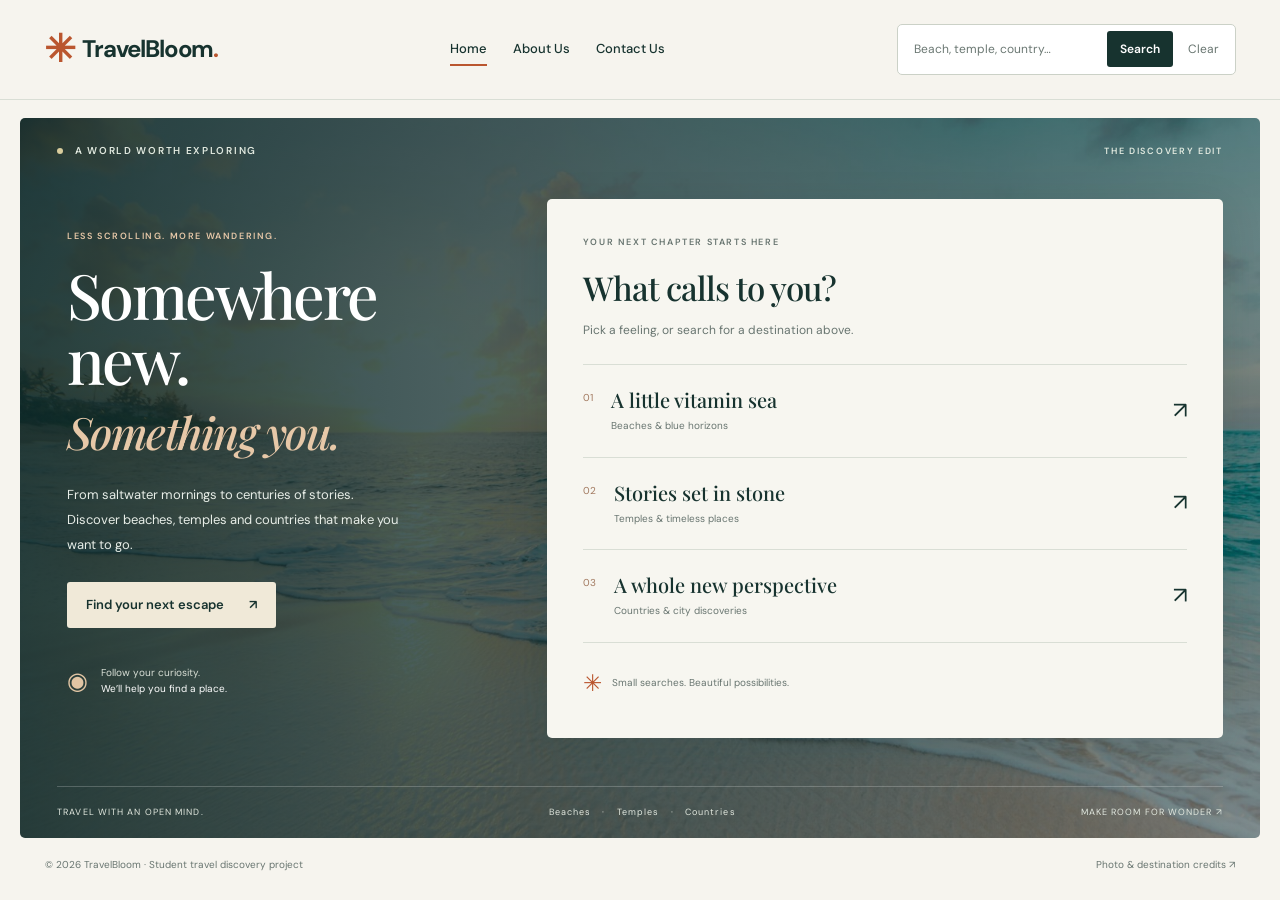
<file: index.html>
<!doctype html>
<html lang="en">
<head>
  <meta charset="UTF-8">
  <meta name="viewport" content="width=device-width, initial-scale=1">
  <meta name="description" content="Find your next escape with TravelBloom. Explore beautiful beaches, remarkable temples and inspiring countries.">
  <title>TravelBloom | Find your next escape</title>
  <link rel="icon" href="assets/favicon.svg" type="image/svg+xml">
  <link rel="stylesheet" href="style.css?v=bc5657a">
  <script src="travel_recommendation.js?v=bc5657a" defer></script>
</head>
<body>
  <a class="skip-link" href="#main">Skip to content</a>
  <header class="site-header">
    <a class="brand" href="index.html" aria-label="TravelBloom home"><span class="brand-icon" aria-hidden="true">✳</span> TravelBloom<span class="brand-dot">.</span></a>
    <nav aria-label="Main navigation">
      <a href="index.html" aria-current="page">Home</a>
      <a href="about.html">About Us</a>
      <a href="contact.html">Contact Us</a>
    </nav>
    <form class="search-form" id="search-form" role="search">
      <label class="sr-only" for="search-input">Search destinations</label>
      <input id="search-input" name="q" type="search" placeholder="Beach, temple, country…" autocomplete="off" maxlength="100">
      <button class="button button-dark" type="submit">Search</button>
      <button class="clear-button" id="clear-button" type="button">Clear</button>
    </form>
  </header>

  <main id="main" class="home-main">
    <section class="hero" aria-labelledby="hero-title">
      <div class="hero-top"><span class="tiny-label"><span class="status-dot"></span> A WORLD WORTH EXPLORING</span><span class="edition">THE DISCOVERY EDIT</span></div>
      <div class="discovery-layout">
        <div class="hero-copy">
          <p class="eyebrow">LESS SCROLLING. MORE WANDERING.</p>
          <h1 id="hero-title">Somewhere<br>new.<br><em>Something you.</em></h1>
          <p class="hero-description">From saltwater mornings to centuries of stories. Discover beaches, temples and countries that make you want to go.</p>
          <a class="button button-cream" href="#discover">Find your next escape <span aria-hidden="true">↗</span></a>
          <div class="hero-note"><span aria-hidden="true">◉</span><span>Follow your curiosity.<br><strong>We’ll help you find a place.</strong></span></div>
        </div>

        <section class="discovery-panel" id="discover" aria-labelledby="discovery-title">
          <div id="discovery-welcome">
            <p class="eyebrow muted">YOUR NEXT CHAPTER STARTS HERE</p>
            <h2 id="discovery-title">What calls to you?</h2>
            <p class="panel-intro">Pick a feeling, or search for a destination above.</p>
            <div class="category-list">
              <button class="category-choice" type="button" data-query="beach"><span class="category-number">01</span><span><strong>A little vitamin sea</strong><small>Beaches & blue horizons</small></span><span class="category-arrow" aria-hidden="true">↗</span></button>
              <button class="category-choice" type="button" data-query="temple"><span class="category-number">02</span><span><strong>Stories set in stone</strong><small>Temples & timeless places</small></span><span class="category-arrow" aria-hidden="true">↗</span></button>
              <button class="category-choice" type="button" data-query="country"><span class="category-number">03</span><span><strong>A whole new perspective</strong><small>Countries & city discoveries</small></span><span class="category-arrow" aria-hidden="true">↗</span></button>
            </div>
            <div class="panel-footnote"><span aria-hidden="true">✳</span> Small searches. Beautiful possibilities.</div>
          </div>
          <div id="search-results" hidden>
            <div class="results-heading"><div><p class="eyebrow muted" id="results-eyebrow">CURATED FOR YOUR CURIOSITY</p><h2 id="results-title">Your next escape</h2></div><span class="result-count" id="result-count"></span></div>
            <p class="results-summary" id="results-summary" role="status" aria-live="polite"></p>
            <div class="results-grid" id="results-grid"></div>
          </div>
          <p class="load-error" id="load-error" role="alert" hidden>We couldn’t load the destinations. Please refresh the page and try again.</p>
        </section>
      </div>
      <div class="hero-bottom"><span>TRAVEL WITH AN OPEN MIND.</span><span>Beaches <b>·</b> Temples <b>·</b> Countries</span><span>MAKE ROOM FOR WONDER ↗</span></div>
    </section>
  </main>
  <footer class="site-footer"><span>© 2026 TravelBloom · Student travel discovery project</span><a href="credits.html">Photo & destination credits ↗</a></footer>
</body>
</html>
</file>
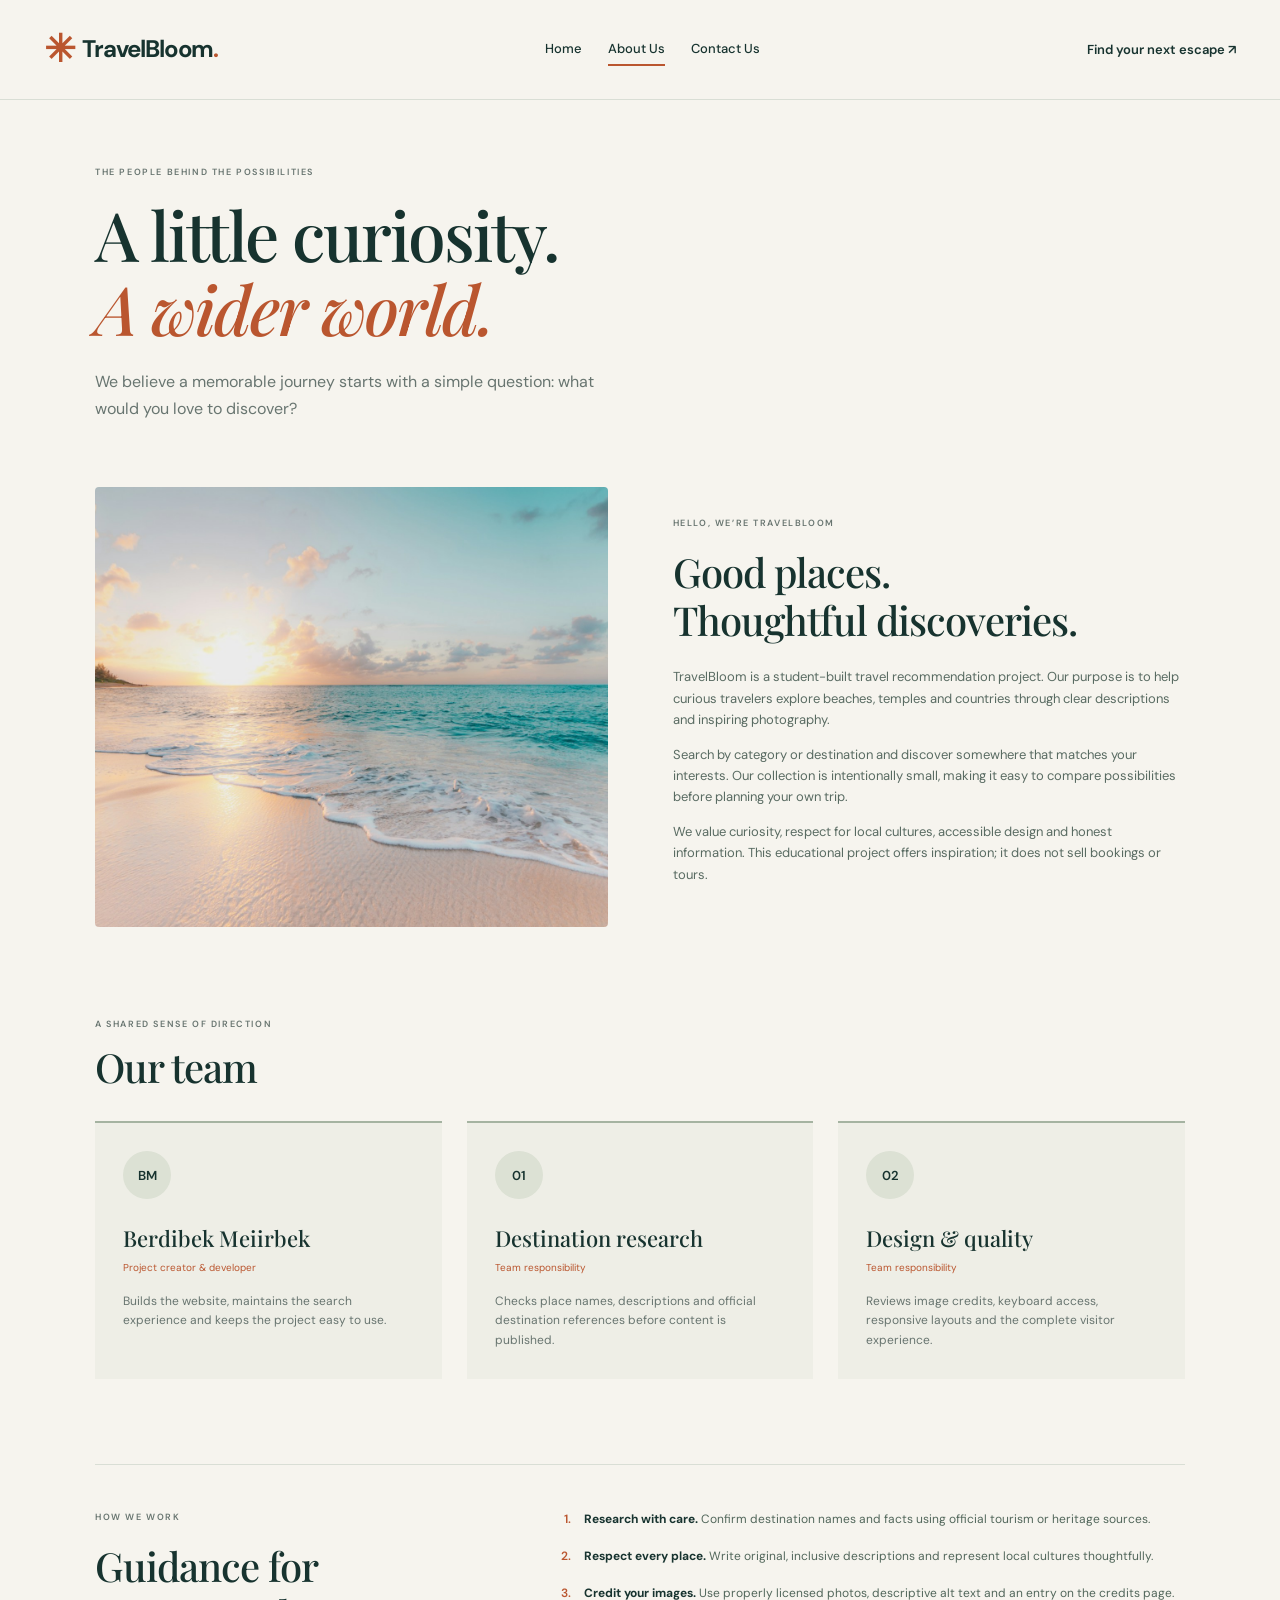
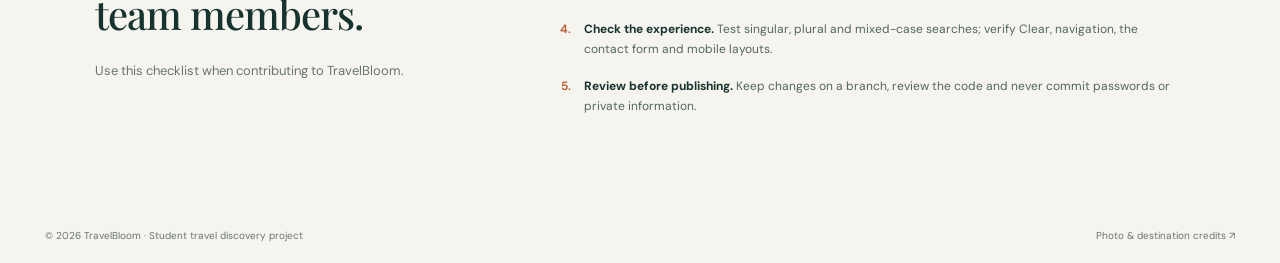
<file: about.html>
<!doctype html>
<html lang="en">
<head><meta charset="UTF-8"><meta name="viewport" content="width=device-width, initial-scale=1"><meta name="description" content="About TravelBloom, our mission, our team and our publishing guidelines."><title>About Us | TravelBloom</title><link rel="icon" href="assets/favicon.svg" type="image/svg+xml"><link rel="stylesheet" href="style.css?v=bc5657a"></head>
<body>
  <a class="skip-link" href="#main">Skip to content</a>
  <header class="site-header"><a class="brand" href="index.html"><span class="brand-icon" aria-hidden="true">✳</span> TravelBloom<span class="brand-dot">.</span></a><nav aria-label="Main navigation"><a href="index.html">Home</a><a href="about.html" aria-current="page">About Us</a><a href="contact.html">Contact Us</a></nav><a class="header-cta" href="index.html#discover">Find your next escape ↗</a></header>
  <main id="main" class="content-main">
    <section class="page-intro"><p class="eyebrow muted">THE PEOPLE BEHIND THE POSSIBILITIES</p><h1>A little curiosity.<br><em>A wider world.</em></h1><p>We believe a memorable journey starts with a simple question: what would you love to discover?</p></section>
    <section class="about-story" aria-labelledby="story-title"><div class="story-image" role="img" aria-label="A sunlit beach and turquoise sea"></div><div><p class="eyebrow muted">HELLO, WE’RE TRAVELBLOOM</p><h2 id="story-title">Good places.<br>Thoughtful discoveries.</h2><p>TravelBloom is a student-built travel recommendation project. Our purpose is to help curious travelers explore beaches, temples and countries through clear descriptions and inspiring photography.</p><p>Search by category or destination and discover somewhere that matches your interests. Our collection is intentionally small, making it easy to compare possibilities before planning your own trip.</p><p>We value curiosity, respect for local cultures, accessible design and honest information. This educational project offers inspiration; it does not sell bookings or tours.</p></div></section>
    <section class="team-section" aria-labelledby="team-title"><div class="section-heading"><p class="eyebrow muted">A SHARED SENSE OF DIRECTION</p><h2 id="team-title">Our team</h2></div><div class="team-grid"><article><span class="team-initial">BM</span><h3>Berdibek Meiirbek</h3><p class="role-label">Project creator & developer</p><p>Builds the website, maintains the search experience and keeps the project easy to use.</p></article><article><span class="team-initial">01</span><h3>Destination research</h3><p class="role-label">Team responsibility</p><p>Checks place names, descriptions and official destination references before content is published.</p></article><article><span class="team-initial">02</span><h3>Design & quality</h3><p class="role-label">Team responsibility</p><p>Reviews image credits, keyboard access, responsive layouts and the complete visitor experience.</p></article></div></section>
    <section class="guidelines" aria-labelledby="guidelines-title"><div><p class="eyebrow muted">HOW WE WORK</p><h2 id="guidelines-title">Guidance for<br>team members.</h2><p>Use this checklist when contributing to TravelBloom.</p></div><ol><li><strong>Research with care.</strong> Confirm destination names and facts using official tourism or heritage sources.</li><li><strong>Respect every place.</strong> Write original, inclusive descriptions and represent local cultures thoughtfully.</li><li><strong>Credit your images.</strong> Use properly licensed photos, descriptive alt text and an entry on the credits page.</li><li><strong>Check the experience.</strong> Test singular, plural and mixed-case searches; verify Clear, navigation, the contact form and mobile layouts.</li><li><strong>Review before publishing.</strong> Keep changes on a branch, review the code and never commit passwords or private information.</li></ol></section>
  </main><footer class="site-footer"><span>© 2026 TravelBloom · Student travel discovery project</span><a href="credits.html">Photo & destination credits ↗</a></footer>
</body></html>
</file>
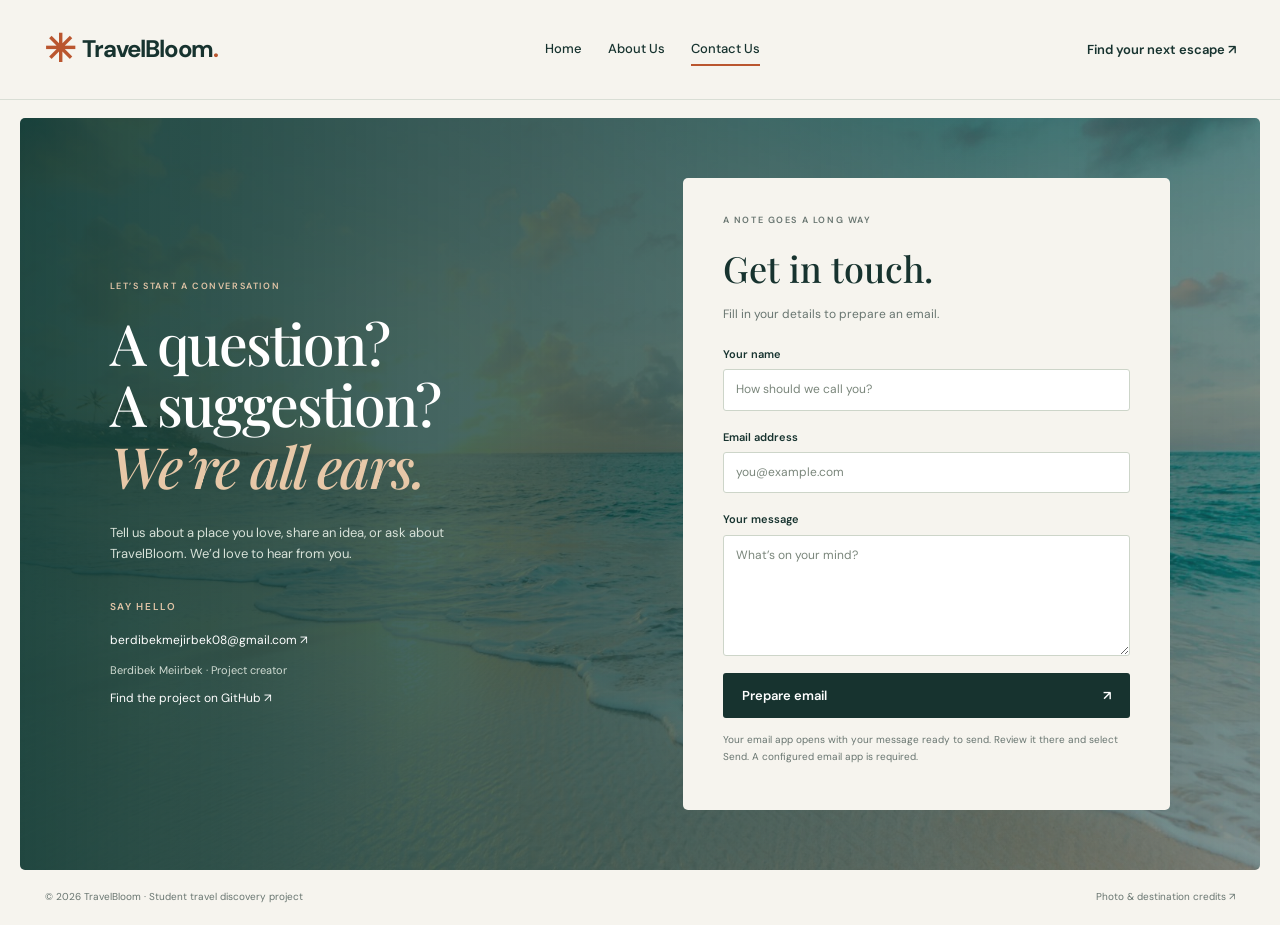
<file: contact.html>
<!doctype html>
<html lang="en">
<head><meta charset="UTF-8"><meta name="viewport" content="width=device-width, initial-scale=1"><meta name="description" content="Contact the TravelBloom project creator by email."><title>Contact Us | TravelBloom</title><link rel="icon" href="assets/favicon.svg" type="image/svg+xml"><link rel="stylesheet" href="style.css?v=bc5657a"><script src="contact.js" defer></script></head>
<body>
  <a class="skip-link" href="#main">Skip to content</a>
  <header class="site-header"><a class="brand" href="index.html"><span class="brand-icon" aria-hidden="true">✳</span> TravelBloom<span class="brand-dot">.</span></a><nav aria-label="Main navigation"><a href="index.html">Home</a><a href="about.html">About Us</a><a href="contact.html" aria-current="page">Contact Us</a></nav><a class="header-cta" href="index.html#discover">Find your next escape ↗</a></header>
  <main id="main" class="contact-main"><section class="contact-copy"><p class="eyebrow">LET’S START A CONVERSATION</p><h1>A question?<br>A suggestion?<br><em>We’re all ears.</em></h1><p>Tell us about a place you love, share an idea, or ask about TravelBloom. We’d love to hear from you.</p><div class="contact-details"><span class="tiny-label">SAY HELLO</span><a href="mailto:berdibekmejirbek08@gmail.com">berdibekmejirbek08@gmail.com ↗</a><span>Berdibek Meiirbek · Project creator</span><a href="https://github.com/Mikosh001/travel-recommendation" target="_blank" rel="noopener noreferrer">Find the project on GitHub ↗</a></div></section>
  <section class="contact-panel" aria-labelledby="form-title"><p class="eyebrow muted">A NOTE GOES A LONG WAY</p><h2 id="form-title">Get in touch.</h2><p class="panel-intro">Fill in your details to prepare an email.</p><form id="contact-form" action="mailto:berdibekmejirbek08@gmail.com" method="get"><div class="form-field"><label for="contact-name">Your name</label><input id="contact-name" name="name" autocomplete="name" placeholder="How should we call you?" maxlength="100" required></div><div class="form-field"><label for="contact-email">Email address</label><input id="contact-email" name="email" type="email" autocomplete="email" placeholder="you@example.com" maxlength="254" required></div><div class="form-field"><label for="contact-message">Your message</label><textarea id="contact-message" name="message" rows="5" placeholder="What’s on your mind?" minlength="10" maxlength="5000" required></textarea></div><button class="button button-dark contact-submit" type="submit">Prepare email <span aria-hidden="true">↗</span></button><p class="form-note">Your email app opens with your message ready to send. Review it there and select Send. A configured email app is required.</p><p id="contact-status" class="contact-status" role="status" aria-live="polite"></p></form></section></main>
  <footer class="site-footer"><span>© 2026 TravelBloom · Student travel discovery project</span><a href="credits.html">Photo & destination credits ↗</a></footer>
</body></html>
</file>
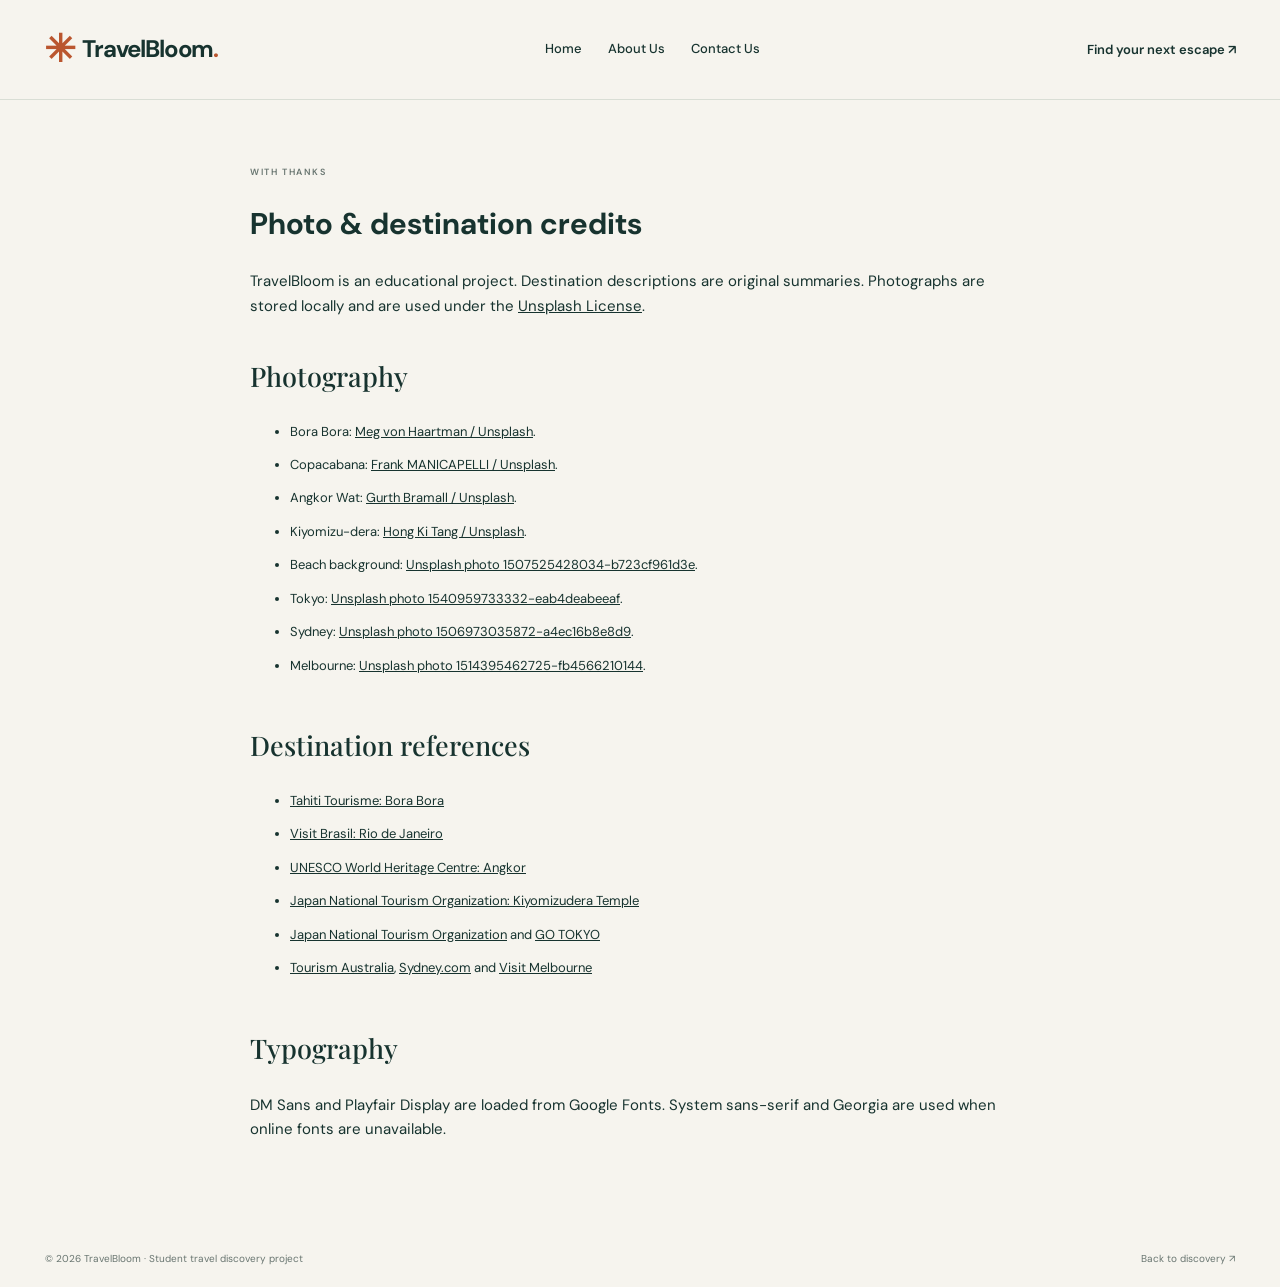
<file: credits.html>
<!doctype html>
<html lang="en"><head><meta charset="UTF-8"><meta name="viewport" content="width=device-width, initial-scale=1"><title>Credits | TravelBloom</title><link rel="icon" href="assets/favicon.svg" type="image/svg+xml"><link rel="stylesheet" href="style.css?v=bc5657a"></head><body><a class="skip-link" href="#main">Skip to content</a><header class="site-header"><a class="brand" href="index.html"><span class="brand-icon" aria-hidden="true">✳</span> TravelBloom<span class="brand-dot">.</span></a><nav aria-label="Main navigation"><a href="index.html">Home</a><a href="about.html">About Us</a><a href="contact.html">Contact Us</a></nav><a class="header-cta" href="index.html#discover">Find your next escape ↗</a></header><main id="main" class="content-main credits-list"><p class="eyebrow muted">WITH THANKS</p><h1>Photo & destination credits</h1><p>TravelBloom is an educational project. Destination descriptions are original summaries. Photographs are stored locally and are used under the <a href="https://unsplash.com/license">Unsplash License</a>.</p><h2>Photography</h2><ul>
<li>Bora Bora: <a href="https://unsplash.com/photos/maJQ-Gl7E3M">Meg von Haartman / Unsplash</a>.</li>
<li>Copacabana: <a href="https://unsplash.com/photos/MfrBtw11tQU">Frank MANICAPELLI / Unsplash</a>.</li>
<li>Angkor Wat: <a href="https://unsplash.com/photos/CqiJs3vld98">Gurth Bramall / Unsplash</a>.</li>
<li>Kiyomizu-dera: <a href="https://unsplash.com/photos/KhOw0oBN23A">Hong Ki Tang / Unsplash</a>.</li>
<li>Beach background: <a href="https://images.unsplash.com/photo-1507525428034-b723cf961d3e">Unsplash photo 1507525428034-b723cf961d3e</a>.</li>
<li>Tokyo: <a href="https://images.unsplash.com/photo-1540959733332-eab4deabeeaf">Unsplash photo 1540959733332-eab4deabeeaf</a>.</li>
<li>Sydney: <a href="https://images.unsplash.com/photo-1506973035872-a4ec16b8e8d9">Unsplash photo 1506973035872-a4ec16b8e8d9</a>.</li>
<li>Melbourne: <a href="https://images.unsplash.com/photo-1514395462725-fb4566210144">Unsplash photo 1514395462725-fb4566210144</a>.</li>
</ul><h2>Destination references</h2><ul><li><a href="https://www.tahititourisme.com/islands/bora-bora/">Tahiti Tourisme: Bora Bora</a></li><li><a href="https://www.visitbrasil.com/en/location/rio-de-janeiro-en/">Visit Brasil: Rio de Janeiro</a></li><li><a href="https://whc.unesco.org/en/list/668/">UNESCO World Heritage Centre: Angkor</a></li><li><a href="https://www.japan.travel/en/spot/2199/">Japan National Tourism Organization: Kiyomizudera Temple</a></li><li><a href="https://www.japan.travel/en/">Japan National Tourism Organization</a> and <a href="https://www.gotokyo.org/en/">GO TOKYO</a></li><li><a href="https://www.australia.com/en">Tourism Australia</a>, <a href="https://www.sydney.com/">Sydney.com</a> and <a href="https://www.visitmelbourne.com/">Visit Melbourne</a></li></ul><h2>Typography</h2><p>DM Sans and Playfair Display are loaded from Google Fonts. System sans-serif and Georgia are used when online fonts are unavailable.</p></main><footer class="site-footer"><span>© 2026 TravelBloom · Student travel discovery project</span><a href="index.html">Back to discovery ↗</a></footer></body></html>
</file>
<file: style.css>
@import url('https://fonts.googleapis.com/css2?family=DM+Sans:wght@400;500;600;700&family=Playfair+Display:ital,wght@0,500;0,600;0,700;1,500;1,600&display=swap');
:root{--ink:#17332f;--paper:#f6f4ee;--cream:#ece9df;--orange:#ba562f;--line:#d9ded5;--muted:#687570;--serif:'Playfair Display',Georgia,serif;--sans:'DM Sans',Arial,sans-serif}
*{box-sizing:border-box}html{scroll-behavior:smooth}body{margin:0;background:var(--paper);color:var(--ink);font-family:var(--sans);font-size:15px;line-height:1.65}button,input,textarea{font:inherit}a{color:inherit}button,a,input,textarea{-webkit-tap-highlight-color:transparent}button,a{touch-action:manipulation}button{cursor:pointer}button:focus-visible,a:focus-visible,input:focus-visible,textarea:focus-visible{outline:3px solid #e99459;outline-offset:4px}[hidden]{display:none!important}.sr-only{position:absolute;width:1px;height:1px;padding:0;margin:-1px;overflow:hidden;clip:rect(0,0,0,0);white-space:nowrap;border:0}.skip-link{position:absolute;top:-100px;left:16px;padding:10px 20px;background:white;z-index:20}.skip-link:focus{top:10px}
.site-header{min-height:100px;padding:22px 3.4%;display:flex;align-items:center;gap:30px;background:var(--paper);border-bottom:1px solid var(--line)}.brand{font-weight:700;font-size:24px;line-height:1.1;letter-spacing:-1.1px;text-decoration:none;white-space:nowrap;display:flex;align-items:center;gap:8px}.brand-icon{font-size:38px;color:var(--orange);line-height:.8}.brand-dot{color:var(--orange);margin-left:-8px}.site-header nav{display:flex;gap:26px;align-items:center;white-space:nowrap;margin-left:auto}.site-header nav a{font-size:13px;text-decoration:none;font-weight:500;padding:5px 0;border-bottom:2px solid transparent}.site-header nav a[aria-current]{border-color:var(--orange)}.site-header nav a:hover{color:var(--orange)}.search-form{display:flex;align-items:center;gap:5px;padding:6px 6px 6px 14px;border:1px solid #cbd1c7;border-radius:5px;background:#fff;margin-left:auto}.search-form input{border:0;background:transparent;min-width:0;width:190px;color:var(--ink);font-size:12px;outline-offset:1px}.search-form input::placeholder{color:#6b7873}.button{display:inline-flex;align-items:center;justify-content:center;gap:25px;border:0;border-radius:3px;font-weight:600;font-size:13px;padding:13px 19px;text-decoration:none;line-height:1.5;transition:background .2s,transform .2s}.button:hover{transform:translateY(-1px)}.button-dark{background:var(--ink);color:white}.button-dark:hover{background:#2a5047}.search-form .button{padding:9px 13px;font-size:12px}.clear-button{padding:9px 10px;background:transparent;border:0;font-size:12px;color:var(--muted)}.clear-button:hover{color:var(--orange)}.header-cta{font-size:13px;margin-left:auto;font-weight:600;text-decoration:none}
.home-main{padding:18px 20px 0}.hero{color:#fff;min-height:calc(100vh - 180px);background:linear-gradient(90deg,rgba(8,38,38,.86),rgba(8,38,38,.43)),url('assets/hero.jpg') center 55%/cover;border-radius:5px;display:flex;flex-direction:column;padding:25px 3% 0}.hero-top{display:flex;justify-content:space-between;align-items:center;font-size:9px;letter-spacing:1.7px;font-weight:600;color:#e1e9df}.tiny-label{font-size:10px;letter-spacing:1.7px;font-weight:600}.status-dot{display:inline-block;width:6px;height:6px;border-radius:50%;background:#d9cd9d;margin-right:8px;vertical-align:middle}.edition{font-size:9px}.discovery-layout{display:grid;grid-template-columns:42% 58%;align-items:center;gap:0;flex:1;padding:32px 0 40px;min-height:555px}.hero-copy{padding:12px 12% 20px 2%}.eyebrow{font-weight:600;font-size:9px;letter-spacing:1.6px;margin:0 0 18px;line-height:1.6}.hero-copy .eyebrow{color:#e7c8a8}.hero h1{font-family:var(--serif);font-weight:500;font-size:clamp(46px,4.9vw,76px);line-height:1.04;letter-spacing:-2.6px;margin:0 0 26px}.hero h1 em{font-size:.71em;color:#e7c8a8;letter-spacing:-1.5px;white-space:nowrap}.hero-description{font-size:13px;max-width:340px;color:#e7ede7;margin:0 0 25px;line-height:1.9}.button-cream{color:var(--ink);background:#f0e9d8}.button-cream:hover{background:white}.hero-note{display:flex;align-items:center;gap:13px;margin-top:34px;font-size:10px;color:#dae0d7;line-height:1.6}.hero-note>span:first-child{font-size:24px;color:#e1c5a4}.hero-note strong{font-weight:400;color:#fff}.discovery-panel{background:#f7f6f0;border-radius:5px;color:var(--ink);padding:36px;scroll-margin-top:20px;box-shadow:0 10px 40px #102c2420}.muted{color:var(--muted)}.discovery-panel h2{font-family:var(--serif);font-weight:500;font-size:33px;letter-spacing:-1px;line-height:1.2;margin:0 0 14px}.panel-intro{font-size:12px;color:var(--muted);margin:0 0 23px}.category-list{border-top:1px solid var(--line)}.category-choice{display:flex;align-items:center;gap:18px;padding:22px 0;width:100%;border:0;border-bottom:1px solid var(--line);background:transparent;text-align:left;color:var(--ink)}.category-number{color:#a1785e;font-size:10px;align-self:flex-start;margin-top:3px}.category-choice strong{font-family:var(--serif);font-weight:500;font-size:20px;line-height:1.3;display:block}.category-choice small{display:block;color:var(--muted);font-size:10px;margin-top:5px}.category-arrow{margin-left:auto;font-size:23px;transition:transform .2s}.category-choice:hover .category-arrow{transform:translate(3px,-3px);color:var(--orange)}.panel-footnote{font-size:10px;color:var(--muted);margin-top:22px;display:flex;align-items:center;gap:10px}.panel-footnote span{font-size:23px;color:var(--orange)}.hero-bottom{display:flex;justify-content:space-between;align-items:center;border-top:1px solid #ffffff35;font-size:9px;letter-spacing:1.1px;padding:18px 0;color:#e2e8df}.hero-bottom b{font-weight:400;padding:0 8px}.site-footer{display:flex;justify-content:space-between;gap:18px;padding:19px 3.5%;font-size:10px;color:var(--muted)}.site-footer a{text-decoration:none}.site-footer a:hover{text-decoration:underline}
.discovery-panel.has-results{padding:27px}.results-heading{display:flex;justify-content:space-between;align-items:center;gap:15px}.results-heading h2{font-size:28px;margin:0}.results-heading .eyebrow{margin-bottom:8px;font-size:8px}.result-count{font-family:var(--serif);font-size:32px;color:#a4afa3;line-height:1}.results-summary{font-size:10px;color:var(--muted);margin:14px 0 18px}.results-grid{display:grid;grid-template-columns:1fr 1fr;gap:17px}.destination-card{background:#fff;border:1px solid #dde1d7;border-radius:4px;overflow:hidden}.destination-card>img{display:block;object-fit:cover;width:100%;height:175px}.card-content{padding:17px 17px 18px}.card-category{color:var(--orange);font-size:8px;font-weight:600;letter-spacing:.6px;text-transform:uppercase;line-height:1.6;margin:0 0 8px}.destination-card h3{font-family:var(--serif);font-size:22px;font-weight:500;line-height:1.15;margin:0 0 12px;letter-spacing:-.4px}.card-description{font-size:11px;line-height:1.8;color:#5b6a63;margin:0 0 16px}.destination-link{display:inline-block;font-size:10px;font-weight:600;text-decoration:none;border-bottom:1px solid #adbab0;padding-bottom:3px}.destination-link:hover{color:var(--orange)}.load-error{font-size:13px;background:#ffe3d6;padding:15px;border-radius:4px}
.content-main{max-width:1160px;margin:auto;padding:65px 35px 75px}.page-intro{max-width:680px;margin-bottom:65px}.page-intro h1,.contact-copy h1{font-family:var(--serif);font-weight:500;font-size:68px;line-height:1.08;letter-spacing:-2px;margin:0 0 25px}.page-intro h1 em{color:var(--orange)}.page-intro>p:last-child{font-size:16px;color:var(--muted);max-width:520px}.about-story{display:grid;grid-template-columns:1fr 1fr;gap:65px;align-items:center}.story-image{height:440px;border-radius:4px;background:url('assets/hero.jpg') center/cover}.about-story h2,.section-heading h2,.guidelines h2{font-family:var(--serif);font-weight:500;font-size:40px;line-height:1.2;letter-spacing:-1px;margin:0 0 22px}.about-story p:not(.eyebrow){font-size:13px;color:#596b62}.team-section{margin-top:90px}.section-heading .eyebrow{margin-bottom:12px}.team-grid{display:grid;grid-template-columns:repeat(3,1fr);gap:25px;margin-top:30px}.team-grid article{padding:28px;background:#eeeee6;border-top:2px solid #a5b3a1}.team-initial{width:48px;height:48px;border-radius:50%;background:#dce1d4;display:flex;align-items:center;justify-content:center;font-weight:600;font-size:13px;margin-bottom:25px}.team-grid h3{font-family:var(--serif);font-size:22px;line-height:1.3;font-weight:500;margin:0 0 7px}.team-grid p{font-size:12px;color:var(--muted);margin:0}.team-grid .role-label{color:var(--orange);font-size:10px;margin-bottom:15px}.guidelines{margin-top:85px;border-top:1px solid var(--line);padding-top:45px;display:grid;grid-template-columns:1fr 1.6fr;gap:60px}.guidelines p:not(.eyebrow){color:var(--muted);font-size:13px}.guidelines ol{padding-left:23px;margin:0}.guidelines li{font-size:12px;padding-left:10px;margin-bottom:17px;color:#52675b}.guidelines li::marker{color:var(--orange);font-weight:600}.guidelines strong{color:var(--ink)}
.contact-main{margin:18px 20px 0;padding:60px 7%;background:linear-gradient(90deg,#133e38ed,#153b3675),url('assets/hero.jpg') center/cover;border-radius:5px;min-height:calc(100vh - 180px);display:grid;grid-template-columns:1fr 1fr;gap:85px;align-items:center}.contact-copy{color:white}.contact-copy .eyebrow{color:#e1c4a6}.contact-copy h1{font-size:57px}.contact-copy h1 em{color:#e7c8a8}.contact-copy>p:not(.eyebrow){max-width:360px;font-size:13px;color:#d8e2d9}.contact-details{display:flex;flex-direction:column;gap:10px;font-size:12px;margin-top:35px}.contact-details .tiny-label{color:#e1c4a6;margin-bottom:5px}.contact-details a{text-decoration:none;overflow-wrap:anywhere}.contact-details a:hover{text-decoration:underline}.contact-details>span:last-of-type{font-size:11px;color:#d0dbd2}.contact-panel{padding:35px 40px;background:var(--paper);border-radius:5px}.contact-panel h2{font-family:var(--serif);font-size:36px;font-weight:500;margin:0 0 6px}.contact-panel .eyebrow{margin-bottom:12px}.contact-panel .panel-intro{margin-bottom:20px}.form-field{display:flex;flex-direction:column;gap:6px;margin-bottom:17px}.form-field label{font-size:11px;font-weight:600}.form-field input,.form-field textarea{width:100%;background:white;border:1px solid #cdd5c9;border-radius:3px;padding:10px 12px;font-size:12px;color:var(--ink);resize:vertical}.form-field textarea{min-height:110px}.form-field input::placeholder,.form-field textarea::placeholder{color:#7a867b}.contact-submit{width:100%;justify-content:space-between}.form-note{font-size:10px;line-height:1.7;color:var(--muted);margin:13px 0 0}.contact-status{font-size:11px;color:#355f42;margin:10px 0 0}.credits-list{max-width:850px}.credits-list h2{font-family:var(--serif);font-weight:500;font-size:27px;margin-top:35px}.credits-list li{font-size:13px;padding-bottom:12px;overflow-wrap:anywhere}
@media(min-width:1550px){.hero{min-height:800px}.discovery-layout{max-width:1450px;width:100%;margin:auto}.destination-card>img{height:240px}.card-description{font-size:13px}.hero h1{font-size:82px}.hero-description{font-size:15px}.discovery-panel{padding:48px}.discovery-panel.has-results{padding:36px}}
@media(max-width:1150px){.site-header{gap:20px;padding:20px 25px}.brand{font-size:21px}.site-header nav{gap:17px}.search-form input{width:145px}.search-form{padding-left:10px}.hero-copy{padding-right:10%}.discovery-panel{padding:27px}.hero h1{font-size:58px}.discovery-panel.has-results{padding:23px}.destination-card>img{height:150px}.card-content{padding:14px}.destination-card h3{font-size:20px}.contact-main{gap:40px;padding:50px 5%}.contact-copy h1{font-size:49px}}
@media(max-width:950px){.site-header{flex-wrap:wrap;gap:22px}.site-header nav{margin-left:auto}.search-form{width:100%;margin-left:0}.search-form input{flex:1}.home-main{padding:12px 12px 0}.hero{padding:23px 4% 0}.discovery-layout{grid-template-columns:40% 60%;padding-top:35px}.hero h1{font-size:45px;letter-spacing:-1.7px}.hero h1 em{white-space:normal;display:block;margin-top:9px;line-height:1.2}.hero-description{font-size:12px}.hero-copy{padding-right:12%}.hero-copy .eyebrow{font-size:8px}.button-cream{font-size:11px;gap:15px;padding:12px}.discovery-panel.has-results{padding:20px}.results-grid{gap:12px}.destination-card>img{height:140px}.card-description{font-size:10px}.card-content{padding:12px}.card-category{font-size:7px}.results-heading h2{font-size:23px}.hero-bottom{font-size:7px}.about-story{gap:30px}.page-intro h1{font-size:58px}.contact-main{grid-template-columns:1fr 1fr;gap:30px}.contact-panel{padding:28px}.contact-copy h1{font-size:41px}}
@media(max-width:700px){.site-header{padding:21px 20px;gap:22px 14px}.brand{font-size:21px}.brand-icon{font-size:31px}.site-header nav{gap:16px}.site-header nav a{font-size:11px}.header-cta{display:none}.hero-top .edition{display:none}.discovery-layout{grid-template-columns:1fr;gap:20px;min-height:0;padding:40px 0 30px}.hero-copy{padding:0 3% 15px}.hero h1{font-size:61px;line-height:1.04;letter-spacing:-2px}.hero h1 em{display:inline;white-space:nowrap;font-size:.64em}.hero-copy .eyebrow{font-size:8px;margin-bottom:20px}.hero-description{font-size:13px;max-width:340px}.hero-note{margin-top:25px}.hero-bottom{font-size:7px;gap:20px}.hero-bottom>span:last-child{display:none}.hero-bottom b{padding:0 4px}.discovery-panel{padding:25px}.discovery-panel h2{font-size:30px}.discovery-panel.has-results{padding:22px 18px}.results-heading h2{font-size:24px}.results-summary{font-size:10px}.destination-card>img{height:145px}.destination-card h3{font-size:20px}.card-description{font-size:11px}.card-category{font-size:7px}.destination-link{font-size:9px}.site-footer{padding:18px 22px;font-size:9px;flex-wrap:wrap;gap:5px}.content-main{padding:45px 25px}.page-intro h1{font-size:48px}.page-intro{margin-bottom:40px}.page-intro>p:last-child{font-size:14px}.about-story{grid-template-columns:1fr;gap:30px}.story-image{height:280px}.about-story h2,.section-heading h2,.guidelines h2{font-size:34px}.team-section{margin-top:50px}.team-grid{grid-template-columns:1fr;gap:16px}.team-grid article{padding:25px}.team-initial{margin-bottom:18px}.guidelines{margin-top:50px;grid-template-columns:1fr;gap:20px;padding-top:35px}.contact-main{grid-template-columns:1fr;margin:12px 12px 0;padding:40px 22px;gap:30px}.contact-copy h1{font-size:48px}.contact-panel{padding:28px 24px}.contact-details{margin-top:25px}}
@media(max-width:480px){.results-grid{grid-template-columns:1fr}.destination-card>img{height:190px}}
@media(max-width:380px){.brand{font-size:19px}.site-header{padding:20px 15px}.site-header nav{gap:11px}.site-header nav a{font-size:10px}.hero h1{font-size:51px}}
@media(prefers-reduced-motion:reduce){html{scroll-behavior:auto}*{transition:none!important}}
</file>
